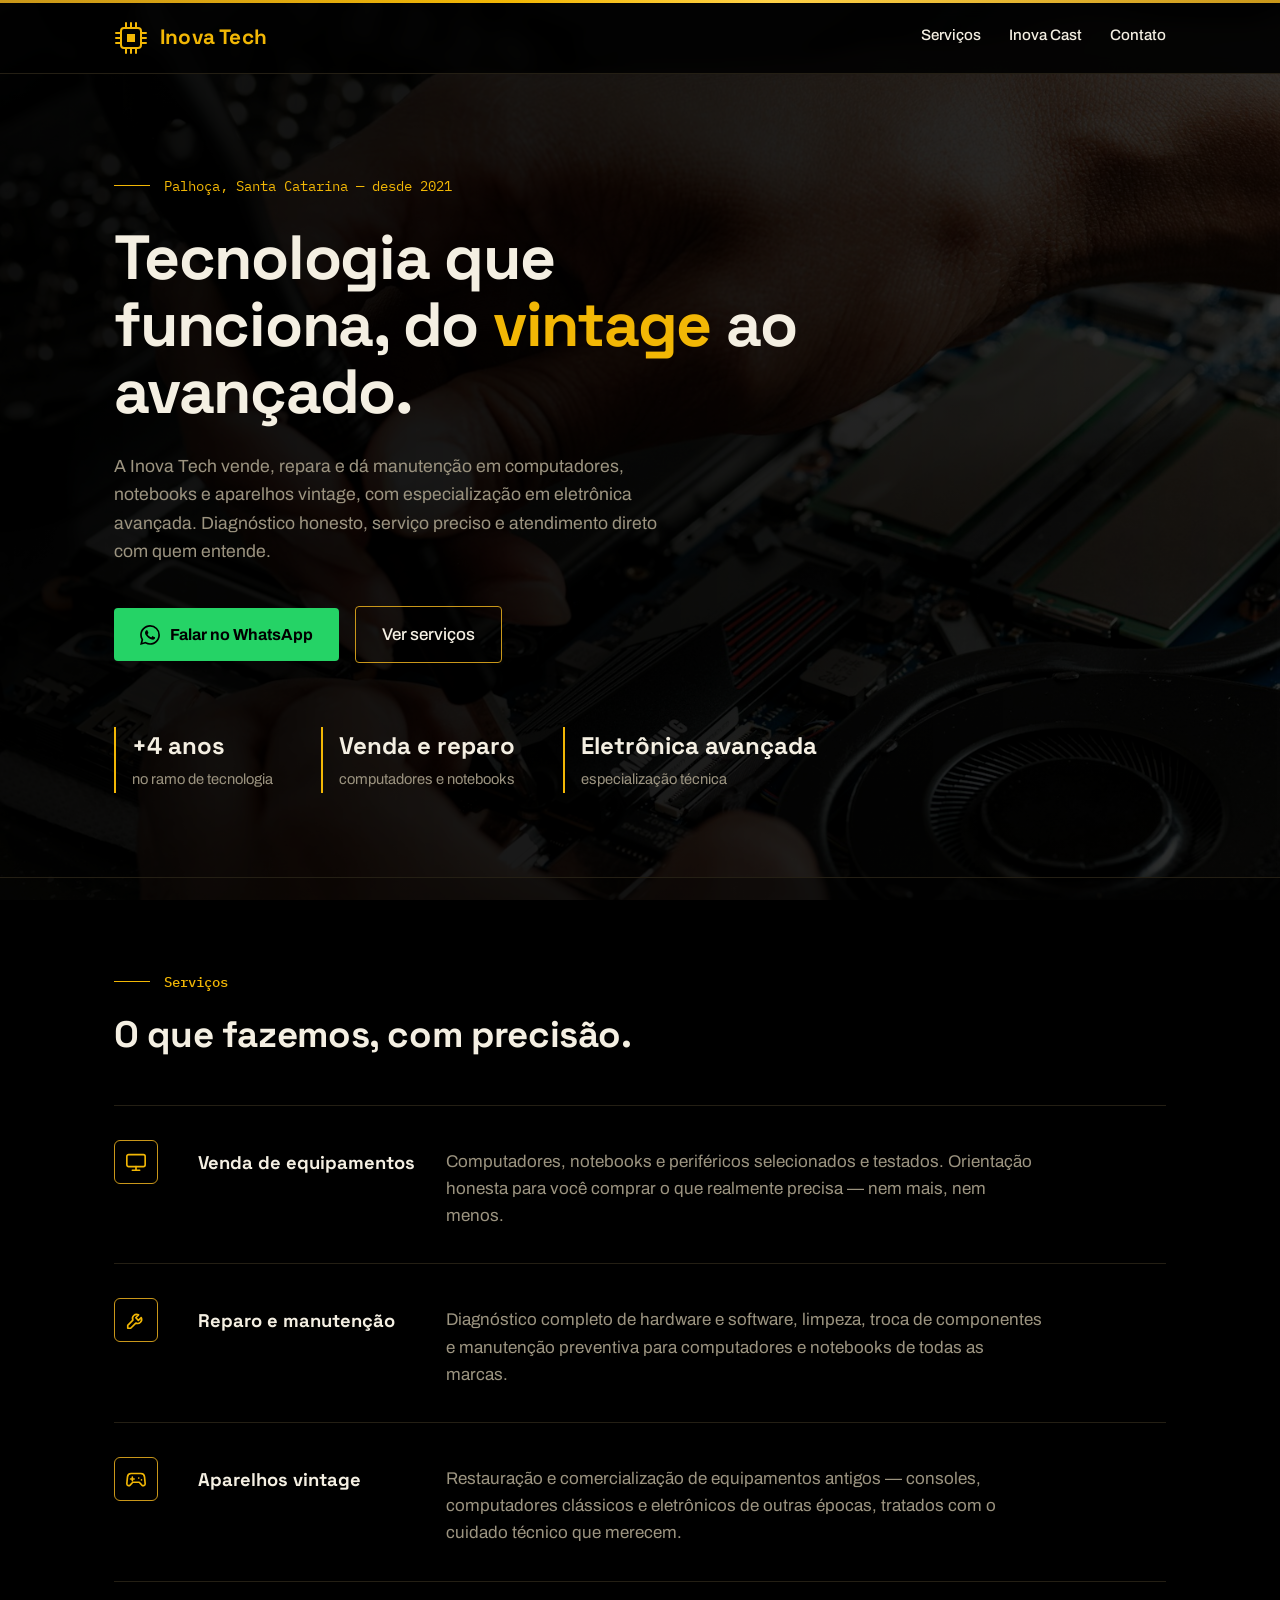
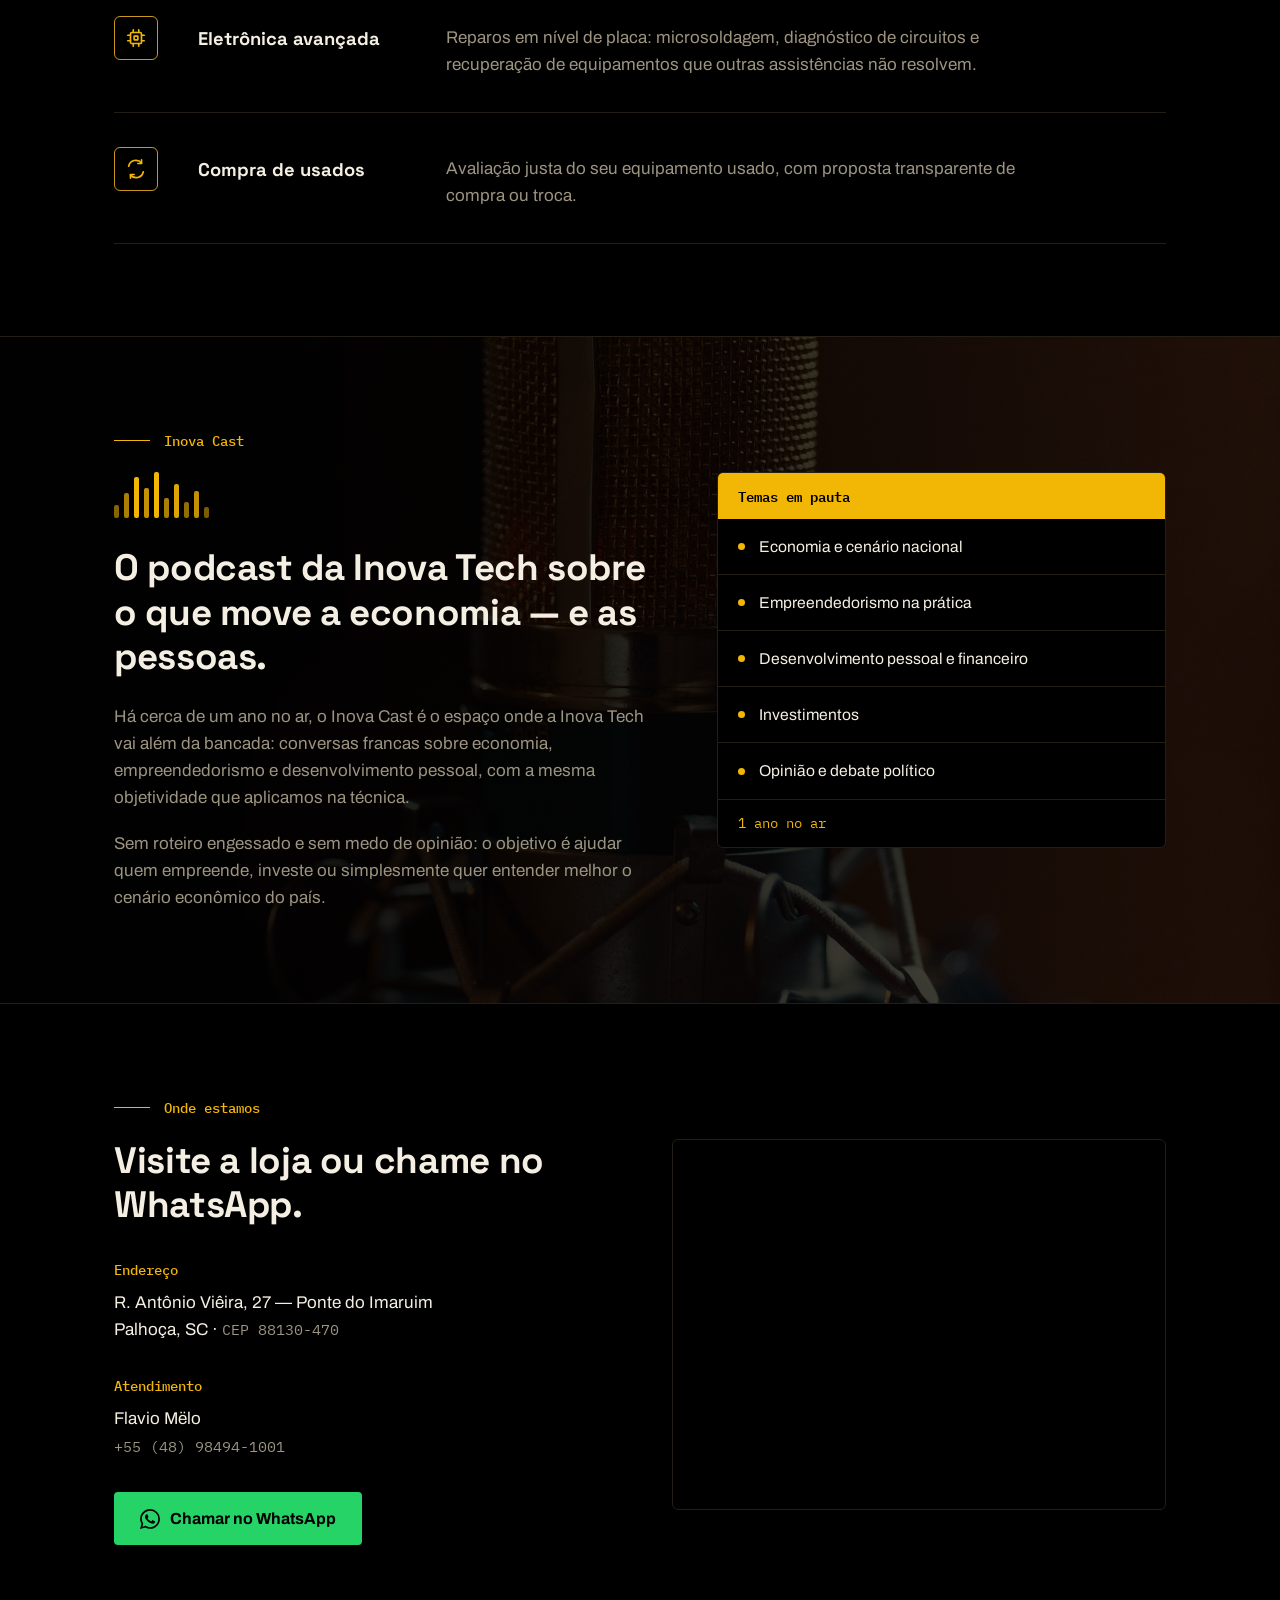
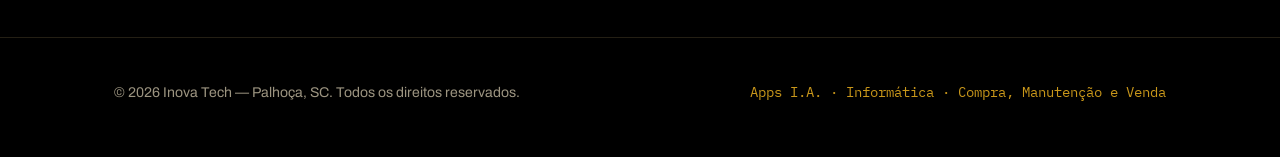
<file: index.html>
<!DOCTYPE html>
<!-- ===========================================================================
  INOVA TECH — LANDING PAGE (index.html)
  ===========================================================================
  Página única e estática (HTML + CSS puros, sem JavaScript).
  Estilo: css/style.css — o cabeçalho desse arquivo documenta cores,
  tipografia, camadas de fundo e breakpoints.
  Imagens: img/oficina.jpg (fundo da página), img/podcast.jpg (seção Inova
  Cast), img/circuito-bg.svg (ilustração alternativa).
  Guias de edição: docs/manutencao.md, docs/guia-de-estilo.md,
  docs/publicacao.md. Visão geral: README.md.

  ESTRUTURA DA PÁGINA (na ordem)
    <header>              Cabeçalho fixo: marca + menu de âncoras
    <section .hero>       Apresentação, botões de ação e destaques
    <section #servicos>   Lista dos 5 serviços
    <section #inovacast>  O podcast da empresa e seus temas
    <section #contato>    Endereço, WhatsApp e mapa
    <footer>              Direitos e lema do cartão de visita

  ATENÇÃO — número do WhatsApp: o último dígito é um PALPITE (a foto do
  cartão corta o número). Ele aparece em 3 pontos: procure por "wa.me" e
  "98494". Formato do link: https://wa.me/55 + DDD + número, só dígitos.
=========================================================================== -->
<html lang="pt-BR">
<head>
<meta charset="UTF-8">
<meta name="viewport" content="width=device-width, initial-scale=1.0">

<!-- Título e descrição: o que o Google mostra na busca local.
     Se o foco do negócio mudar, atualizar os dois juntos. -->
<title>Inova Tech — Tecnologia e Eletrônica em Palhoça</title>
<meta name="description" content="Inova Tech: venda, reparo e manutenção de computadores, notebooks e aparelhos vintage em Palhoça, SC. Especializada em eletrônica avançada. Há mais de 4 anos no ramo.">

<!-- Fontes (Google Fonts):
     Space Grotesk 500–700 = títulos e marca (máx. 700, não usar 800)
     Archivo 400–700       = corpo de texto
     IBM Plex Mono 400–600 = detalhes técnicos (classe .mono) -->
<link rel="preconnect" href="https://fonts.googleapis.com">
<link rel="preconnect" href="https://fonts.gstatic.com" crossorigin>
<link href="https://fonts.googleapis.com/css2?family=Archivo:wght@400;500;600;700&family=IBM+Plex+Mono:wght@400;500;600&family=Space+Grotesk:wght@500;600;700&display=swap" rel="stylesheet">

<!-- Toda a aparência vive aqui; este HTML é só estrutura e conteúdo -->
<link rel="stylesheet" href="css/style.css">
</head>
<body>

<!-- =========================================================================
  CABEÇALHO — fixo no topo (position: sticky no CSS), fundo preto translúcido.
  A marca combina o ícone de chip (SVG desenhado à mão, dourado #F2B705)
  com o nome. O menu navega por âncoras para as seções da própria página;
  em telas ≤ 720 px o menu é ocultado pelo CSS.
========================================================================== -->
<header>
  <div class="header-inner">
    <div class="marca">
      <!-- Ícone: processador estilizado — quadrado com pinos, eco do tema
           "eletrônica avançada". aria-hidden: decorativo, o nome ao lado
           é quem identifica a marca para leitores de tela. -->
      <svg class="marca-icone" viewBox="0 0 34 34" fill="none" aria-hidden="true">
        <rect x="7" y="7" width="20" height="20" rx="3" stroke="#F2B705" stroke-width="2"/>
        <rect x="13" y="13" width="8" height="8" fill="#F2B705"/>
        <path d="M12 7V2M17 7V2M22 7V2M12 32v-5M17 32v-5M22 32v-5M7 12H2M7 17H2M7 22H2M32 12h-5M32 17h-5M32 22h-5" stroke="#F2B705" stroke-width="2" stroke-linecap="round"/>
      </svg>
      Inova Tech
    </div>
    <nav aria-label="Navegação principal">
      <a href="#servicos">Serviços</a>
      <a href="#inovacast">Inova Cast</a>
      <a href="#contato">Contato</a>
    </nav>
  </div>
</header>

<main>
  <!-- =======================================================================
    HERO — primeira dobra. É a "janela" mais aberta para a foto de fundo da
    página (img/oficina.jpg, aplicada no body::after do CSS); aqui o CSS
    adiciona só um reforço escuro à esquerda, atrás do texto.
    Conteúdo: localização (etiqueta mono), título com "vintage" em dourado,
    resumo do negócio, os dois botões de ação e a trinca de destaques.
  ======================================================================== -->
  <section class="hero" aria-label="Apresentação">
    <div class="wrap">
      <p class="hero-tag">Palhoça, Santa Catarina — desde 2021</p>
      <h1>Tecnologia que funciona, do <em>vintage</em> ao avançado.</h1>
      <p class="hero-texto">A Inova Tech vende, repara e dá manutenção em computadores, notebooks e aparelhos vintage, com especialização em eletrônica avançada. Diagnóstico honesto, serviço preciso e atendimento direto com quem entende.</p>

      <!-- Ações: botão verde WhatsApp (cor oficial #25D366, via .botao)
           e botão secundário de contorno que rola até Serviços -->
      <div class="hero-acoes">
        <a class="botao" href="https://wa.me/5548984941001" target="_blank" rel="noopener">
          <!-- Logo oficial do WhatsApp em SVG inline (herda a cor do texto) -->
          <svg width="20" height="20" viewBox="0 0 24 24" fill="currentColor" aria-hidden="true"><path d="M17.472 14.382c-.297-.149-1.758-.867-2.03-.967-.273-.099-.471-.148-.67.15-.197.297-.767.966-.94 1.164-.173.199-.347.223-.644.075-.297-.15-1.255-.463-2.39-1.475-.883-.788-1.48-1.761-1.653-2.059-.173-.297-.018-.458.13-.606.134-.133.297-.347.446-.52.149-.174.198-.298.297-.497.1-.198.05-.371-.025-.52-.074-.149-.669-1.612-.916-2.207-.242-.579-.487-.5-.669-.51-.173-.008-.371-.01-.57-.01-.198 0-.52.074-.792.372-.272.297-1.04 1.016-1.04 2.479 0 1.462 1.065 2.875 1.213 3.074.149.198 2.096 3.2 5.077 4.487.709.306 1.262.489 1.694.625.712.227 1.36.195 1.871.118.571-.085 1.758-.719 2.006-1.413.248-.694.248-1.289.173-1.413-.074-.124-.272-.198-.57-.347m-5.421 7.403h-.004a9.87 9.87 0 01-5.031-1.378l-.361-.214-3.741.982.998-3.648-.235-.374a9.86 9.86 0 01-1.51-5.26c.001-5.45 4.436-9.884 9.888-9.884 2.64 0 5.122 1.03 6.988 2.898a9.825 9.825 0 012.893 6.994c-.003 5.45-4.437 9.884-9.885 9.884m8.413-18.297A11.815 11.815 0 0012.05 0C5.495 0 .16 5.335.157 11.892c0 2.096.547 4.142 1.588 5.945L.057 24l6.305-1.654a11.882 11.882 0 005.683 1.448h.005c6.554 0 11.89-5.335 11.893-11.893a11.821 11.821 0 00-3.48-8.413z"/></svg>
          Falar no WhatsApp
        </a>
        <a class="botao-secundario" href="#servicos">Ver serviços</a>
      </div>

      <!-- Destaques com barra dourada à esquerda (estilo .hero-dados) -->
      <div class="hero-dados">
        <div>
          <strong>+4 anos</strong>
          <span>no ramo de tecnologia</span>
        </div>
        <div>
          <strong>Venda e reparo</strong>
          <span>computadores e notebooks</span>
        </div>
        <div>
          <strong>Eletrônica avançada</strong>
          <span>especialização técnica</span>
        </div>
      </div>
    </div>
  </section>

  <!-- =======================================================================
    SERVIÇOS — lista em linhas (ícone | nome | descrição), separadas por
    divisórias finas. Para adicionar/remover um serviço, duplique/apague um
    bloco <div class="servico"> inteiro (ver docs/manutencao.md).
    Ícones: SVGs de traço 24×24 com stroke="currentColor" — herdam o dourado
    do contêiner .servico-icone automaticamente.
  ======================================================================== -->
  <section id="servicos" aria-label="Serviços">
    <div class="wrap">
      <p class="secao-titulo">Serviços</p>
      <h2>O que fazemos, com precisão.</h2>
      <div class="servicos-lista">

        <!-- Venda: ícone de monitor -->
        <div class="servico">
          <div class="servico-icone" aria-hidden="true">
            <svg viewBox="0 0 24 24" fill="none" stroke="currentColor" stroke-width="1.8" stroke-linecap="round" stroke-linejoin="round"><rect x="2" y="4" width="20" height="13" rx="2"/><path d="M8 21h8M12 17v4"/></svg>
          </div>
          <h3>Venda de equipamentos</h3>
          <p>Computadores, notebooks e periféricos selecionados e testados. Orientação honesta para você comprar o que realmente precisa — nem mais, nem menos.</p>
        </div>

        <!-- Reparo: ícone de chave/ferramenta -->
        <div class="servico">
          <div class="servico-icone" aria-hidden="true">
            <svg viewBox="0 0 24 24" fill="none" stroke="currentColor" stroke-width="1.8" stroke-linecap="round" stroke-linejoin="round"><path d="M14.7 6.3a4.5 4.5 0 00-6.07 5.9L3 17.84V21h3.16l5.64-5.63a4.5 4.5 0 005.9-6.07l-3.1 3.1-2.83-2.83 3.1-3.1z"/></svg>
          </div>
          <h3>Reparo e manutenção</h3>
          <p>Diagnóstico completo de hardware e software, limpeza, troca de componentes e manutenção preventiva para computadores e notebooks de todas as marcas.</p>
        </div>

        <!-- Vintage: ícone de controle de videogame -->
        <div class="servico">
          <div class="servico-icone" aria-hidden="true">
            <svg viewBox="0 0 24 24" fill="none" stroke="currentColor" stroke-width="1.8" stroke-linecap="round" stroke-linejoin="round"><path d="M6 12h4M8 10v4M15 11h.01M18 13h.01"/><path d="M17.32 6H6.68a4 4 0 00-3.97 3.6L2 17a2.1 2.1 0 003.6 1.62L8.5 15.5h7l2.9 3.12A2.1 2.1 0 0022 17l-.71-7.4A4 4 0 0017.32 6z"/></svg>
          </div>
          <h3>Aparelhos vintage</h3>
          <p>Restauração e comercialização de equipamentos antigos — consoles, computadores clássicos e eletrônicos de outras épocas, tratados com o cuidado técnico que merecem.</p>
        </div>

        <!-- Eletrônica avançada: ícone de chip (mesmo motivo da marca) -->
        <div class="servico">
          <div class="servico-icone" aria-hidden="true">
            <svg viewBox="0 0 24 24" fill="none" stroke="currentColor" stroke-width="1.8" stroke-linecap="round" stroke-linejoin="round"><rect x="6" y="6" width="12" height="12" rx="1.5"/><rect x="10" y="10" width="4" height="4"/><path d="M9 6V3M15 6V3M9 21v-3M15 21v-3M6 9H3M6 15H3M21 9h-3M21 15h-3"/></svg>
          </div>
          <h3>Eletrônica avançada</h3>
          <p>Reparos em nível de placa: microsoldagem, diagnóstico de circuitos e recuperação de equipamentos que outras assistências não resolvem.</p>
        </div>

        <!-- Compra de usados: ícone de setas de troca -->
        <div class="servico">
          <div class="servico-icone" aria-hidden="true">
            <svg viewBox="0 0 24 24" fill="none" stroke="currentColor" stroke-width="1.8" stroke-linecap="round" stroke-linejoin="round"><path d="M4 9a8 8 0 0114.1-3.4M20 15a8 8 0 01-14.1 3.4"/><path d="M18 2v4h-4M6 22v-4h4"/></svg>
          </div>
          <h3>Compra de usados</h3>
          <p>Avaliação justa do seu equipamento usado, com proposta transparente de compra ou troca.</p>
        </div>

      </div>
    </div>
  </section>

  <!-- =======================================================================
    INOVA CAST — o podcast da empresa. Esta seção tem fundo próprio
    (img/podcast.jpg, microfone dourado — aplicado na regra .cast do CSS).
    Esquerda: barras de equalizador (assinatura visual) + texto.
    Direita: quadro de temas com cabeçalho dourado e selo "1 ano no ar".
    Para editar os temas, basta mexer nos <li> (o marcador dourado é CSS).
  ======================================================================== -->
  <section id="inovacast" class="cast" aria-label="Inova Cast">
    <div class="wrap">
      <p class="secao-titulo">Inova Cast</p>
      <div class="cast-grid">
        <div>
          <!-- Equalizador decorativo: 10 barras, alturas definidas no CSS -->
          <div class="cast-ondas" aria-hidden="true">
            <span></span><span></span><span></span><span></span><span></span>
            <span></span><span></span><span></span><span></span><span></span>
          </div>
          <h2>O podcast da Inova Tech sobre o que move a economia — e as pessoas.</h2>
          <p>Há cerca de um ano no ar, o Inova Cast é o espaço onde a Inova Tech vai além da bancada: conversas francas sobre economia, empreendedorismo e desenvolvimento pessoal, com a mesma objetividade que aplicamos na técnica.</p>
          <p>Sem roteiro engessado e sem medo de opinião: o objetivo é ajudar quem empreende, investe ou simplesmente quer entender melhor o cenário econômico do país.</p>
        </div>
        <div class="cast-temas">
          <p class="cast-temas-cabecalho">Temas em pauta</p>
          <ul>
            <li>Economia e cenário nacional</li>
            <li>Empreendedorismo na prática</li>
            <li>Desenvolvimento pessoal e financeiro</li>
            <li>Investimentos</li>
            <li>Opinião e debate político</li>
          </ul>
          <p class="cast-rodape">1 ano no ar</p>
        </div>
      </div>
    </div>
  </section>

  <!-- =======================================================================
    LOCALIZAÇÃO E CONTATO — duas colunas: dados à esquerda, mapa à direita.
    O mapa é um <iframe> gratuito do Google Maps (sem chave de API); o visual
    escuro é um filtro CSS (.mapa iframe). Para trocar o endereço do mapa,
    edite o parâmetro q= da URL mantendo &output=embed no final.
  ======================================================================== -->
  <section id="contato" aria-label="Localização e contato">
    <div class="wrap">
      <p class="secao-titulo">Onde estamos</p>
      <div class="local-grid">
        <div>
          <h2>Visite a loja ou chame no WhatsApp.</h2>
          <div class="local-bloco">
            <h3>Endereço</h3>
            <p>R. Antônio Viêira, 27 — Ponte do Imaruim<br>Palhoça, SC · <span class="mono">CEP 88130-470</span></p>
          </div>
          <div class="local-bloco">
            <h3>Atendimento</h3>
            <!-- CONFIRMAR o último dígito do número antes de publicar -->
            <p>Flavio Mëlo<br><a class="mono" href="https://wa.me/5548984941001">+55 (48) 98494-1001</a></p>
          </div>
          <div class="local-bloco">
            <a class="botao" href="https://wa.me/5548984941001" target="_blank" rel="noopener">
              <svg width="20" height="20" viewBox="0 0 24 24" fill="currentColor" aria-hidden="true"><path d="M17.472 14.382c-.297-.149-1.758-.867-2.03-.967-.273-.099-.471-.148-.67.15-.197.297-.767.966-.94 1.164-.173.199-.347.223-.644.075-.297-.15-1.255-.463-2.39-1.475-.883-.788-1.48-1.761-1.653-2.059-.173-.297-.018-.458.13-.606.134-.133.297-.347.446-.52.149-.174.198-.298.297-.497.1-.198.05-.371-.025-.52-.074-.149-.669-1.612-.916-2.207-.242-.579-.487-.5-.669-.51-.173-.008-.371-.01-.57-.01-.198 0-.52.074-.792.372-.272.297-1.04 1.016-1.04 2.479 0 1.462 1.065 2.875 1.213 3.074.149.198 2.096 3.2 5.077 4.487.709.306 1.262.489 1.694.625.712.227 1.36.195 1.871.118.571-.085 1.758-.719 2.006-1.413.248-.694.248-1.289.173-1.413-.074-.124-.272-.198-.57-.347m-5.421 7.403h-.004a9.87 9.87 0 01-5.031-1.378l-.361-.214-3.741.982.998-3.648-.235-.374a9.86 9.86 0 01-1.51-5.26c.001-5.45 4.436-9.884 9.888-9.884 2.64 0 5.122 1.03 6.988 2.898a9.825 9.825 0 012.893 6.994c-.003 5.45-4.437 9.884-9.885 9.884m8.413-18.297A11.815 11.815 0 0012.05 0C5.495 0 .16 5.335.157 11.892c0 2.096.547 4.142 1.588 5.945L.057 24l6.305-1.654a11.882 11.882 0 005.683 1.448h.005c6.554 0 11.89-5.335 11.893-11.893a11.821 11.821 0 00-3.48-8.413z"/></svg>
              Chamar no WhatsApp
            </a>
          </div>
        </div>
        <div class="mapa">
          <iframe
            title="Mapa — Inova Tech, R. Antônio Viêira 27, Ponte do Imaruim, Palhoça SC"
            src="https://www.google.com/maps?q=R.+Ant%C3%B4nio+Vi%C3%AAira,+27+-+Pte.+do+Imaruim,+Palho%C3%A7a+-+SC,+88130-470&output=embed"
            loading="lazy"
            referrerpolicy="no-referrer-when-downgrade"
            allowfullscreen></iframe>
        </div>
      </div>
    </div>
  </section>
</main>

<!-- =========================================================================
  RODAPÉ — direitos (atualizar o ano a cada virada) e, em fonte mono,
  o lema impresso no cartão de visita da empresa.
========================================================================== -->
<footer>
  <div class="wrap rodape-inner">
    <small>© 2026 Inova Tech — Palhoça, SC. Todos os direitos reservados.</small>
    <p class="mono">Apps I.A. · Informática · Compra, Manutenção e Venda</p>
  </div>
</footer>

</body>
</html>
</file>
<file: css/style.css>
/* ============================================================================
   INOVA TECH — FOLHA DE ESTILO ÚNICA (css/style.css)
   ============================================================================

   Identidade: fiel ao cartão de visita da empresa — preto puro + amarelo-ouro.
   Sem frameworks e sem JavaScript: HTML + CSS puros.

   ÍNDICE (buscar pelo banner de cada seção)
     1. Variáveis (tokens de cor e layout)  → :root
     2. Camadas de fundo da página          → body::after / body::before
     3. Base e acessibilidade               → body, links, foco, reduced-motion
     4. Cabeçalho fixo                      → header / .marca / nav
     5. Hero                                → .hero / .hero-tag / .hero-dados
     6. Botões                              → .botao / .botao-secundario
     7. Seções (estrutura comum)            → section / .secao-titulo
     8. Serviços                            → .servicos-lista / .servico
     9. Inova Cast                          → .cast / .cast-ondas / .cast-temas
    10. Localização e contato               → .local-grid / .mapa
    11. Rodapé                              → footer

   TABELA DE CORES (alterar SOMENTE aqui no :root — o site todo acompanha)
   ┌───────────────────┬─────────┬──────────────────────────────────────────┐
   │ Variável          │ Hex     │ Uso                                      │
   ├───────────────────┼─────────┼──────────────────────────────────────────┤
   │ --preto           │ #000000 │ Fundo principal (preto puro do cartão)   │
   │ --preto-2         │ #0B0A08 │ Superfícies escuras alternativas         │
   │ --preto-3         │ #14120D │ Superfícies elevadas (reserva)           │
   │ --dourado         │ #F2B705 │ Cor da marca: títulos, detalhes, ícones  │
   │ --dourado-escuro  │ #C9971A │ Bordas e detalhes discretos              │
   │ --dourado-claro   │ #FFD147 │ Hover e brilhos                          │
   │ --whatsapp        │ #25D366 │ SÓ nos botões de WhatsApp (cor oficial)  │
   │ --whatsapp-claro  │ #4AE387 │ Hover dos botões de WhatsApp             │
   │ --claro           │ #F4EFE2 │ Texto principal (off-white quente)       │
   │ --cinza           │ #9C9480 │ Texto secundário                         │
   │ --linha           │ #241F14 │ Divisórias e bordas sutis                │
   └───────────────────┴─────────┴──────────────────────────────────────────┘
   Regra da paleta: dourado é a única cor de destaque; a exceção é o verde
   oficial do WhatsApp nos botões de contato.

   TIPOGRAFIA (carregada do Google Fonts no <head> do index.html)
   - Space Grotesk 500–700 → títulos (h1–h3), marca e números de destaque.
     Peso máximo 700: NÃO usar font-weight 800 nesses elementos.
   - Archivo 400–700       → corpo de texto, botões, menu (padrão do body).
   - IBM Plex Mono 400–600 → detalhes técnicos (classe utilitária .mono),
     ecoando a fonte monoespaçada do cartão de visita.

   FUNDOS EM CAMADAS (como a foto aparece na página inteira)
   1. body::after  → foto fixa img/oficina.jpg + véu preto 80% (página toda).
   2. .hero        → só um reforço de gradiente à esquerda (texto);
                     é a "janela" mais aberta para a foto.
   3. section/footer → escurecimento extra rgba(0,0,0,0.62) para leitura.
   4. .cast        → substitui tudo pela foto própria img/podcast.jpg
                     (microfone dourado) com gradiente aberto à direita.

   BREAKPOINTS
   - ≤ 820 px → grades de 2 colunas viram 1; véus dos fundos ficam uniformes.
   - ≤ 720 px → menu do topo some; serviços colapsam (ícone + conteúdo).

   ACESSIBILIDADE (manter em qualquer alteração)
   - Foco de teclado visível (contorno dourado) em links e botões.
   - prefers-reduced-motion desliga transições e rolagem suave.
   - SVGs decorativos com aria-hidden; contrastes AA sobre preto.
   ========================================================================= */

:root {
  --preto: #000000;        /* fundo principal — preto puro do cartão */
  --preto-2: #0B0A08;      /* fundo alternativo (seção Inova Cast) */
  --preto-3: #14120D;      /* superfícies elevadas */
  --dourado: #F2B705;      /* amarelo-ouro principal do cartão */
  --dourado-escuro: #C9971A; /* ouro mais fechado, para detalhes */
  --dourado-claro: #FFD147;  /* hover e brilhos */
  --whatsapp: #25D366;     /* verde oficial do WhatsApp — só nos botões de contato */
  --whatsapp-claro: #4AE387; /* hover dos botões de WhatsApp */
  --claro: #F4EFE2;        /* texto principal */
  --cinza: #9C9480;        /* texto secundário */
  --linha: #241F14;        /* divisórias */
  --max: 1100px;
}

* { margin: 0; padding: 0; box-sizing: border-box; }

html { scroll-behavior: smooth; }

@media (prefers-reduced-motion: reduce) {
  html { scroll-behavior: auto; }
  *, *::before, *::after { transition: none !important; animation: none !important; }
}

body {
  background: var(--preto);
  color: var(--claro);
  font-family: 'Archivo', system-ui, sans-serif;
  font-size: 17px;
  line-height: 1.6;
  -webkit-font-smoothing: antialiased;
}

/* foto de bancada de manutenção fixa atrás da página inteira,
   sob um véu escuro que garante a leitura em todas as seções */
body::after {
  content: "";
  position: fixed;
  inset: 0;
  z-index: -1;
  background:
    linear-gradient(rgba(0, 0, 0, 0.80), rgba(0, 0, 0, 0.80)),
    url("../img/oficina.jpg") center / cover no-repeat;
}

/* filete dourado no topo da página, como a borda de um cartão */
body::before {
  content: "";
  display: block;
  height: 3px;
  background: linear-gradient(90deg, var(--dourado-escuro), var(--dourado) 40%, var(--dourado-claro) 60%, var(--dourado-escuro));
}

.mono { font-family: 'IBM Plex Mono', monospace; }

/* títulos e marca usam a Space Grotesk — desenho técnico e característico,
   no espírito da eletrônica; o corpo do texto fica na Archivo */
h1, h2, h3,
.marca,
.hero-dados strong {
  font-family: 'Space Grotesk', 'Archivo', system-ui, sans-serif;
}

a { color: var(--dourado); text-decoration: none; }
a:hover { color: var(--dourado-claro); }
a:focus-visible,
button:focus-visible {
  outline: 2px solid var(--dourado);
  outline-offset: 3px;
}

.wrap {
  max-width: var(--max);
  margin: 0 auto;
  padding: 0 24px;
}

/* ============================================================
   Cabeçalho
   ============================================================ */

header {
  border-bottom: 1px solid var(--linha);
  position: sticky;
  top: 0;
  background: rgba(0, 0, 0, 0.9);
  backdrop-filter: blur(8px);
  z-index: 10;
}

.header-inner {
  display: flex;
  align-items: center;
  justify-content: space-between;
  padding: 18px 24px;
  max-width: var(--max);
  margin: 0 auto;
}

.marca {
  display: flex;
  align-items: center;
  gap: 12px;
  font-weight: 700;
  font-size: 1.3rem;
  letter-spacing: 0.01em;
  color: var(--dourado);
}

.marca .marca-icone {
  width: 34px;
  height: 34px;
  flex-shrink: 0;
}

nav { display: flex; gap: 28px; }

nav a {
  color: var(--claro);
  font-size: 0.95rem;
  font-weight: 500;
  padding-bottom: 4px;
  border-bottom: 2px solid transparent;
}

nav a:hover {
  color: var(--dourado);
  border-bottom-color: var(--dourado);
}

@media (max-width: 720px) {
  nav { display: none; }
}

/* ============================================================
   Hero
   ============================================================ */

.hero {
  position: relative;
  padding: 100px 0 84px;
  border-bottom: 1px solid var(--linha);
  overflow: hidden;
  /* o hero é a "janela" mais aberta para a foto fixa da página:
     só um reforço à esquerda, onde fica o texto */
  background: linear-gradient(90deg, rgba(0, 0, 0, 0.72) 0%, rgba(0, 0, 0, 0.42) 55%, rgba(0, 0, 0, 0) 100%);
}

.hero .wrap { position: relative; }

@media (max-width: 820px) {
  /* em telas estreitas o texto ocupa a largura toda: véu uniforme */
  .hero { background: rgba(0, 0, 0, 0.55); }
}

.hero-tag {
  font-family: 'IBM Plex Mono', monospace;
  color: var(--dourado);
  font-size: 0.9rem;
  margin-bottom: 28px;
  display: flex;
  align-items: center;
  gap: 14px;
}

.hero-tag::before {
  content: "";
  width: 36px;
  height: 1px;
  background: var(--dourado);
}

.hero h1 {
  font-size: clamp(2.2rem, 5.5vw, 3.9rem);
  font-weight: 700;
  line-height: 1.07;
  letter-spacing: -0.02em;
  max-width: 18ch;
  margin-bottom: 28px;
}

.hero h1 em {
  font-style: normal;
  color: var(--dourado);
}

.hero p.hero-texto {
  max-width: 58ch;
  color: var(--cinza);
  font-size: 1.1rem;
  margin-bottom: 40px;
}

.hero-acoes {
  display: flex;
  gap: 16px;
  flex-wrap: wrap;
  align-items: center;
}

/* ============================================================
   Botões
   ============================================================ */

.botao {
  display: inline-flex;
  align-items: center;
  gap: 10px;
  background: var(--whatsapp);
  color: var(--preto);
  font-weight: 700;
  font-size: 1rem;
  padding: 14px 26px;
  border-radius: 4px;
  transition: background 0.15s ease, box-shadow 0.15s ease;
}

.botao:hover {
  background: var(--whatsapp-claro);
  color: var(--preto);
  box-shadow: 0 0 24px rgba(37, 211, 102, 0.3);
}

.botao svg { flex-shrink: 0; }

.botao-secundario {
  display: inline-flex;
  align-items: center;
  padding: 14px 26px;
  border: 1px solid var(--dourado-escuro);
  border-radius: 4px;
  color: var(--claro);
  font-weight: 500;
  transition: border-color 0.15s ease, color 0.15s ease;
}

.botao-secundario:hover {
  border-color: var(--dourado);
  color: var(--dourado);
}

/* ============================================================
   Faixa de dados (abaixo do hero)
   ============================================================ */

/* trinca de destaques sob o hero (+4 anos / venda e reparo / eletrônica) */
.hero-dados {
  display: flex;
  gap: 48px;
  margin-top: 64px;
  flex-wrap: wrap;
}

.hero-dados div {
  border-left: 2px solid var(--dourado);
  padding-left: 16px;
}

.hero-dados strong {
  display: block;
  font-size: 1.5rem;
  font-weight: 700;
  color: var(--claro);
}

.hero-dados span {
  color: var(--cinza);
  font-size: 0.92rem;
}

/* ============================================================
   Seções — estrutura comum
   ============================================================ */

/* as seções internas escurecem a foto fixa um pouco mais que o hero,
   para dar prioridade à leitura */
section { padding: 92px 0; border-bottom: 1px solid var(--linha); background: rgba(0, 0, 0, 0.62); }

.secao-titulo {
  font-family: 'IBM Plex Mono', monospace;
  color: var(--dourado);
  font-size: 0.9rem;
  font-weight: 500;
  margin-bottom: 20px;
  display: flex;
  align-items: center;
  gap: 14px;
}

.secao-titulo::before {
  content: "";
  width: 36px;
  height: 1px;
  background: var(--dourado);
}

section h2 {
  font-size: clamp(1.6rem, 3.5vw, 2.3rem);
  font-weight: 700;
  line-height: 1.2;
  letter-spacing: -0.01em;
  max-width: 24ch;
  margin-bottom: 24px;
}

/* ============================================================
   Serviços
   ============================================================ */

.servicos-lista {
  margin-top: 48px;
  border-top: 1px solid var(--linha);
}

/* cada serviço é uma linha de 3 colunas: ícone | nome | descrição */
.servico {
  display: grid;
  grid-template-columns: 56px 220px 1fr;
  gap: 28px;
  align-items: start;
  padding: 34px 0;
  border-bottom: 1px solid var(--linha);
  transition: background 0.15s ease;
}

.servico:hover { background: rgba(242, 183, 5, 0.03); }

.servico-icone {
  width: 44px;
  height: 44px;
  border: 1px solid var(--dourado-escuro);
  border-radius: 6px;
  display: flex;
  align-items: center;
  justify-content: center;
  color: var(--dourado);
}

.servico-icone svg { width: 22px; height: 22px; }

.servico h3 {
  font-size: 1.15rem;
  font-weight: 700;
  color: var(--claro);
  padding-top: 8px;
}

.servico p {
  color: var(--cinza);
  max-width: 60ch;
  padding-top: 8px;
}

@media (max-width: 720px) {
  .servico {
    grid-template-columns: 56px 1fr;
    gap: 16px;
  }
  .servico p {
    grid-column: 2;
    padding-top: 0;
  }
}

/* ============================================================
   Inova Cast
   ============================================================ */

.cast {
  /* estúdio: microfone condensador dourado (img/podcast.jpg),
     mais aberto à direita, onde fica o quadro de temas */
  background:
    linear-gradient(90deg, rgba(0, 0, 0, 0.93) 0%, rgba(0, 0, 0, 0.84) 50%, rgba(0, 0, 0, 0.62) 100%),
    url("../img/podcast.jpg") center / cover no-repeat;
  position: relative;
  overflow: hidden;
}

@media (max-width: 820px) {
  .cast {
    background:
      linear-gradient(rgba(0, 0, 0, 0.88), rgba(0, 0, 0, 0.88)),
      url("../img/podcast.jpg") center / cover no-repeat;
  }
}

.cast-grid {
  display: grid;
  grid-template-columns: 1.2fr 1fr;
  gap: 64px;
  align-items: start;
  position: relative;
}

.cast-grid > div:first-child p { color: var(--cinza); max-width: 58ch; }
.cast-grid > div:first-child p + p { margin-top: 18px; }

/* barras de áudio estáticas — assinatura visual do podcast */
.cast-ondas {
  display: flex;
  align-items: flex-end;
  gap: 5px;
  height: 46px;
  margin-bottom: 28px;
}

.cast-ondas span {
  width: 5px;
  background: var(--dourado);
  border-radius: 2px;
}

.cast-ondas span:nth-child(1)  { height: 30%; opacity: 0.55; }
.cast-ondas span:nth-child(2)  { height: 55%; opacity: 0.7; }
.cast-ondas span:nth-child(3)  { height: 90%; }
.cast-ondas span:nth-child(4)  { height: 65%; opacity: 0.8; }
.cast-ondas span:nth-child(5)  { height: 100%; }
.cast-ondas span:nth-child(6)  { height: 45%; opacity: 0.7; }
.cast-ondas span:nth-child(7)  { height: 75%; opacity: 0.9; }
.cast-ondas span:nth-child(8)  { height: 35%; opacity: 0.6; }
.cast-ondas span:nth-child(9)  { height: 60%; opacity: 0.8; }
.cast-ondas span:nth-child(10) { height: 25%; opacity: 0.5; }

.cast-temas {
  border: 1px solid var(--linha);
  border-radius: 6px;
  overflow: hidden;
  background: var(--preto);
}

.cast-temas-cabecalho {
  font-family: 'IBM Plex Mono', monospace;
  font-size: 0.85rem;
  color: var(--preto);
  background: var(--dourado);
  padding: 12px 20px;
  font-weight: 600;
}

.cast-temas ul { list-style: none; }

.cast-temas li {
  display: flex;
  align-items: center;
  gap: 14px;
  padding: 15px 20px;
  border-top: 1px solid var(--linha);
  color: var(--claro);
  font-size: 0.98rem;
}

.cast-temas li:first-child { border-top: none; }

.cast-temas li::before {
  content: "";
  width: 7px;
  height: 7px;
  background: var(--dourado);
  border-radius: 50%;
  flex-shrink: 0;
}

.cast-rodape {
  font-family: 'IBM Plex Mono', monospace;
  font-size: 0.85rem;
  color: var(--dourado);
  padding: 13px 20px;
  border-top: 1px solid var(--linha);
}

@media (max-width: 820px) {
  .cast-grid { grid-template-columns: 1fr; gap: 40px; }
}

/* ============================================================
   Localização e contato
   ============================================================ */

.local-grid {
  display: grid;
  grid-template-columns: 1fr 1fr;
  gap: 64px;
  align-items: start;
}

.local-bloco { margin-top: 32px; }

.local-bloco h3 {
  font-family: 'IBM Plex Mono', monospace;
  font-size: 0.85rem;
  font-weight: 500;
  color: var(--dourado);
  margin-bottom: 8px;
}

.local-bloco p { color: var(--claro); }
.local-bloco p .mono { color: var(--cinza); font-size: 0.95rem; }

.mapa {
  border: 1px solid var(--linha);
  border-radius: 6px;
  overflow: hidden;
  aspect-ratio: 4 / 3;
}

.mapa iframe {
  width: 100%;
  height: 100%;
  border: 0;
  display: block;
  /* "modo escuro" do Google Maps feito só com filtro CSS:
     tira a cor, inverte o claro/escuro e suaviza o contraste */
  filter: grayscale(1) invert(0.92) contrast(0.9);
}

@media (max-width: 820px) {
  .local-grid { grid-template-columns: 1fr; gap: 40px; }
}

/* ============================================================
   Rodapé
   ============================================================ */

footer { padding: 44px 0 52px; background: rgba(0, 0, 0, 0.62); }

.rodape-inner {
  display: flex;
  justify-content: space-between;
  align-items: baseline;
  gap: 24px;
  flex-wrap: wrap;
}

footer small {
  color: var(--cinza);
  font-size: 0.88rem;
}

footer .mono {
  font-size: 0.85rem;
  color: var(--dourado-escuro);
}
</file>
